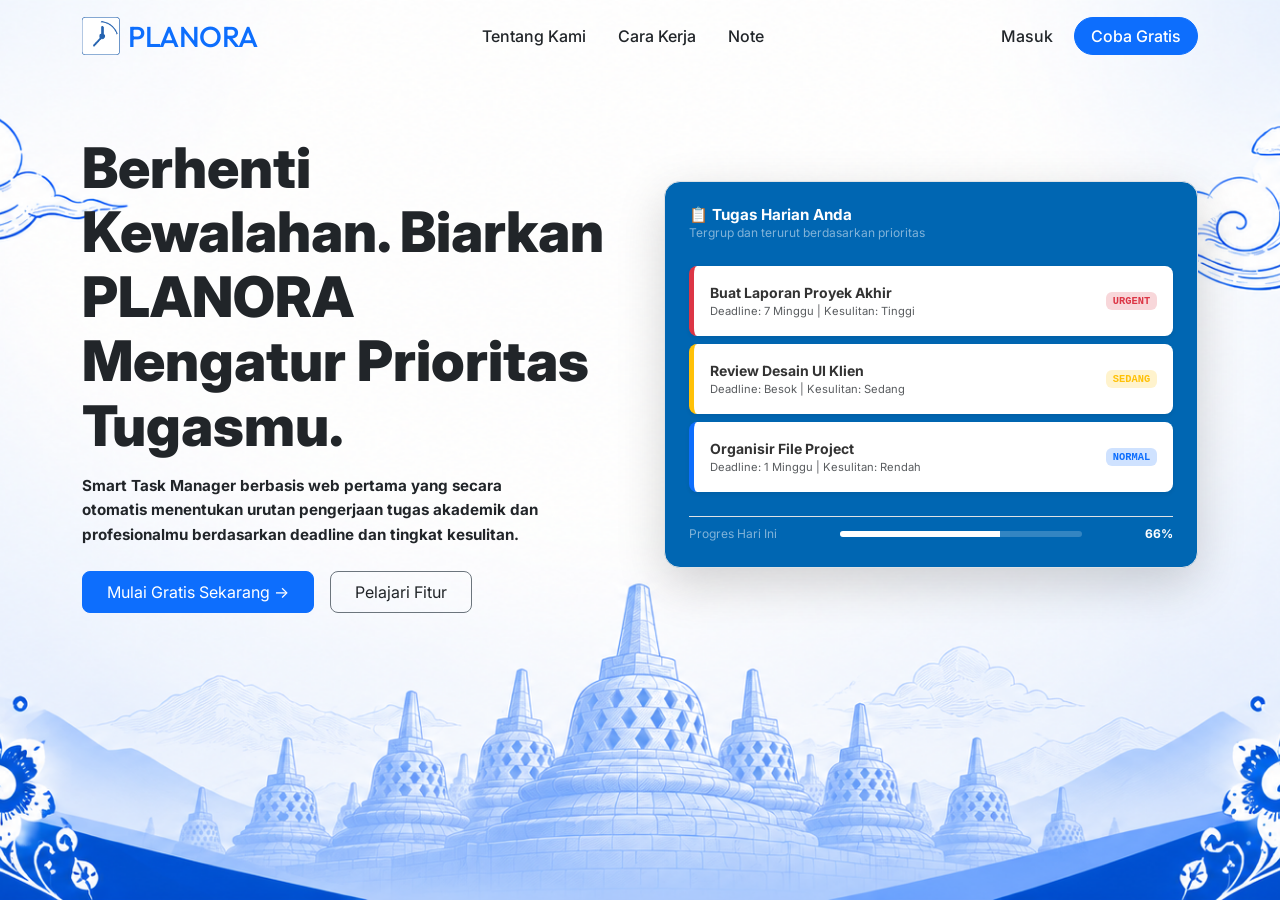
<file: index.html>
<!DOCTYPE html>
<html lang="id">
<head>
    <meta charset="UTF-8">
    <meta name="viewport" content="width=device-width, initial-scale=1.0">
    <title>Planora - Smart Task Manager</title>
    <link href="https://cdn.jsdelivr.net/npm/bootstrap@5.3.0/dist/css/bootstrap.min.css" rel="stylesheet">
    <link rel="preconnect" href="https://fonts.googleapis.com">
    <link rel="preconnect" href="https://fonts.gstatic.com" crossorigin>
    <link href="https://fonts.googleapis.com/css2?family=Inter:wght@400;500;600;700&family=Outfit:wght@800;900&display=swap" rel="stylesheet">

    <style>
        body {
            font-family: 'Inter', sans-serif;
            background-image: url('bg1.png');
            background-size: cover;
            background-position: center;
            background-repeat: no-repeat;
            background-attachment: fixed;
            min-height: 100vh;
            margin: 0;
        }

        /* Font khusus untuk nama Brand/Logo PLANORA */
        .brand-font {
            font-family: 'Outfit', sans-serif;
            letter-spacing: -0.5px;
        }

        /* Penyesuaian mockup tugas di sisi kanan */
        .preview-card {
            background-color: #0066b2;
            color: white;
            border-radius: 16px;
        }
        .task-item {
            background-color: white;
            color: #333;
            border-radius: 8px;
            border-left: 5px solid;
        }
        .task-urgent { border-left-color: #dc3545; }
        .task-sedang { border-left-color: #ffc107; }
        .task-normal { border-left-color: #0d6efd; }
    </style>
</head>
<body>

    <nav class="navbar navbar-expand-lg navbar-light py-3">
        <div class="container">
            <div class="d-flex align-items-center text-primary gap-2">
                <img src="Lg.png" alt="Logo Planora" style="height: 38px; width: auto; object-fit: contain;">
                <h1 class="brand-font fw-black tracking-tight m-0" style="font-size: 1.8rem;">PLANORA</h1>
            </div>
            
            <div class="collapse navbar-collapse justify-content-center" id="navbarNav">
                <ul class="navbar-nav gap-3">
                    <li class="nav-item">
                        <a class="nav-link small fw-medium text-dark" href="tk.html">Tentang Kami</a>
                    </li>
                    <li class="nav-item"><a class="nav-link small fw-medium text-dark" href="#">Cara Kerja</a></li>
                    <li class="nav-item">
                        <a class="nav-link small fw-medium text-dark" href="note.html">Note</a>
                    </li>
                </ul>
            </div>

            <div class="d-flex align-items-center gap-2">
                <button class="btn btn-link text-decoration-none text-dark small fw-medium" data-bs-toggle="modal" data-bs-target="#loginModal">Masuk</button>
                <button class="btn btn-primary small fw-medium px-3 rounded-pill" data-bs-toggle="modal" data-bs-target="#registerModal">Coba Gratis</button>
            </div>
        </div>
    </nav>

    <header class="container py-5 mt-3">
        <div class="row align-items-center g-5">
            
            <div class="col-lg-6">
                <h1 class="display-4 text-dark mb-3" style="font-weight: 850; line-height: 1.15;">
                    Berhenti Kewalahan. Biarkan PLANORA Mengatur Prioritas Tugasmu.
                </h1>
                <p class="text-dark fw-bold mb-4 pe-lg-5" style="font-size: 0.95rem; line-height: 1.6;">
                    Smart Task Manager berbasis web pertama yang secara otomatis menentukan urutan pengerjaan tugas akademik dan profesionalmu berdasarkan deadline dan tingkat kesulitan.
                </p>
                <div class="d-flex gap-3">
                    <button class="btn btn-primary btn-lg px-4 fs-6 rounded-3" data-bs-toggle="modal" data-bs-target="#registerModal">
                        Mulai Gratis Sekarang &rarr;
                    </button>
                    <button class="btn btn-outline-secondary btn-lg px-4 fs-6 rounded-3 text-dark">
                        Pelajari Fitur
                    </button>
                </div>
            </div>

            <div class="col-lg-6">
                <div class="preview-card p-4 shadow-lg border border-light/10">
                    <div class="mb-4">
                        <h5 class="fw-bold m-0 d-flex align-items-center gap-2" style="font-size: 0.95rem;">
                            📋 Tugas Harian Anda
                        </h5>
                        <p class="m-0 text-white-50" style="font-size: 0.75rem;">Tergrup dan terurut berdasarkan prioritas</p>
                    </div>

                    <div class="task-item task-urgent p-3 mb-2 d-flex justify-content-between align-items-center shadow-sm">
                        <div>
                            <div class="fw-bold small">Buat Laporan Proyek Akhir</div>
                            <div class="text-muted" style="font-size: 0.7rem;">Deadline: 7 Minggu | Kesulitan: Tinggi</div>
                        </div>
                        <span class="badge bg-danger-subtle text-danger font-monospace" style="font-size: 0.65rem;">URGENT</span>
                    </div>

                    <div class="task-item task-sedang p-3 mb-2 d-flex justify-content-between align-items-center shadow-sm">
                        <div>
                            <div class="fw-bold small">Review Desain UI Klien</div>
                            <div class="text-muted" style="font-size: 0.7rem;">Deadline: Besok | Kesulitan: Sedang</div>
                        </div>
                        <span class="badge bg-warning-subtle text-warning font-monospace" style="font-size: 0.65rem;">SEDANG</span>
                    </div>

                    <div class="task-item task-normal p-3 mb-4 d-flex justify-content-between align-items-center shadow-sm">
                        <div>
                            <div class="fw-bold small">Organisir File Project</div>
                            <div class="text-muted" style="font-size: 0.7rem;">Deadline: 1 Minggu | Kesulitan: Rendah</div>
                        </div>
                        <span class="badge bg-primary-subtle text-primary font-monospace" style="font-size: 0.65rem;">NORMAL</span>
                    </div>

                    <div class="pt-2 border-top border-white/10 d-flex justify-content-between align-items-center" style="font-size: 0.75rem;">
                        <span class="text-white-50">Progres Hari Ini</span>
                        <div class="w-50 mx-2">
                            <div class="progress" style="height: 6px; background-color: rgba(255,255,255,0.2);">
                                <div class="progress-bar bg-white" style="width: 66%"></div>
                            </div>
                        </div>
                        <span class="fw-bold">66%</span>
                    </div>
                </div>
            </div>

        </div>
    </header>

    <div class="modal fade" id="loginModal" tabindex="-1" aria-hidden="true">
        <div class="modal-dialog modal-dialog-centered" style="max-width: 400px;">
            <div class="modal-content border-0 shadow p-4">
                <div class="modal-header border-0 p-0 justify-content-center flex-column text-center mb-4">
                    <h2 class="brand-font fw-black text-primary m-0">PLANORA</h2>
                    <p class="text-muted small m-0 mt-1">Masuk ke akun Planora Anda</p>
                    <button type="button" class="btn-close position-absolute top-0 end-0 m-3" data-bs-dismiss="modal"></button>
                </div>
                <div class="modal-body p-0">
                    <form onsubmit="prosesLogin(event)">
                        <div class="mb-3">
                            <label class="form-label small fw-bold">Alamat Email</label>
                            <input type="email" id="login-email" class="form-control" placeholder="planora@email.com" required>
                        </div>
                        <div class="mb-3">
                            <label class="form-label small fw-bold">Kata Sandi</label>
                            <input type="password" id="login-password" class="form-control" placeholder="******" required>
                        </div>
                        <div id="login-error" class="alert alert-danger small py-2 d-none"></div>
                        <button type="submit" class="btn btn-primary w-100 fw-bold py-2 mb-3">Masuk</button>
                    </form>
                    <div class="text-center mt-3">
                        <span class="small text-muted">Belum punya akun? <a href="#" class="text-decoration-none" data-bs-toggle="modal" data-bs-target="#registerModal">Daftar</a></span>
                    </div>
                </div>
            </div>
        </div>
    </div>

    <div class="modal fade" id="registerModal" tabindex="-1" aria-hidden="true">
        <div class="modal-dialog modal-dialog-centered" style="max-width: 400px;">
            <div class="modal-content border-0 shadow p-4">
                <div class="modal-header border-0 p-0 justify-content-center flex-column text-center mb-4">
                    <h2 class="brand-font fw-black text-primary m-0">PLANORA</h2>
                    <p class="text-muted small m-0 mt-1">Buat akun gratis kamu sekarang</p>
                    <button type="button" class="btn-close position-absolute top-0 end-0 m-3" data-bs-dismiss="modal"></button>
                </div>
                <div class="modal-body p-0">
                    <form onsubmit="prosesRegister(event)">
                        <div class="mb-3">
                            <label class="form-label small fw-bold">Nama Lengkap</label>
                            <input type="text" id="reg-nama" class="form-control" placeholder="Nama Lengkap" required>
                        </div>
                        <div class="mb-3">
                            <label class="form-label small fw-bold">Alamat Email</label>
                            <input type="email" id="reg-email" class="form-control" placeholder="planoa@email.com" required>
                        </div>
                        <div class="mb-3">
                            <label class="form-label small fw-bold">Kata Sandi</label>
                            <input type="password" id="reg-password" class="form-control" placeholder="******" required>
                            <div class="form-text text-muted" style="font-size: 11px;">Minimal 8 karakter, 1 angka, dan 1 huruf besar.</div>
                        </div>
                        <div class="mb-3">
                            <label class="form-label small fw-bold">Konfirmasi Kata Sandi</label>
                            <input type="password" id="reg-confirm-password" class="form-control" placeholder="******" required>
                        </div>
                        <div id="reg-error" class="alert alert-danger small py-2 d-none"></div>
                        <button type="submit" class="btn btn-primary w-100 fw-bold py-2 mb-3">Daftar Sekarang</button>
                    </form>
                    <div class="text-center mt-3">
                        <span class="small text-muted">Sudah punya akun? <a href="#" class="text-decoration-none" data-bs-toggle="modal" data-bs-target="#loginModal">Login</a></span>
                    </div>
                </div>
            </div>
        </div>
    </div>

    <script src="https://cdn.jsdelivr.net/npm/bootstrap@5.3.0/dist/js/bootstrap.bundle.min.js"></script>

    <script>
        const passwordRegex = /^(?=.*[A-Z])(?=.*\d).{8,}$/;

        function prosesRegister(e) {
            e.preventDefault();
            const nama = document.getElementById('reg-nama').value.trim();
            const email = document.getElementById('reg-email').value.trim();
            const password = document.getElementById('reg-password').value;
            const confirmPassword = document.getElementById('reg-confirm-password').value;
            const errorDiv = document.getElementById('reg-error');

            errorDiv.classList.add('d-none');

            if (!passwordRegex.test(password)) {
                errorDiv.innerText = "Sandi wajib minimal 8 karakter, 1 angka, dan 1 huruf besar!";
                errorDiv.classList.remove('d-none');
                return false;
            }

            if (password !== confirmPassword) {
                errorDiv.innerText = "Konfirmasi kata sandi tidak cocok!";
                errorDiv.classList.remove('d-none');
                return false;
            }

            const userBaru = { nama, email, password, telegram: "" };
            localStorage.setItem('planoraUser', JSON.stringify(userBaru));
            
            alert('Pendaftaran Berhasil! Mengalihkan ke Workspace...');
            window.location.href = 'dashboard.html';
        }

        function prosesLogin(e) {
            e.preventDefault();
            const emailInput = document.getElementById('login-email').value.trim();
            const passwordInput = document.getElementById('login-password').value;
            const errorDiv = document.getElementById('login-error');

            errorDiv.classList.add('d-none');
            const dataLokal = localStorage.getItem('planoraUser');

            if (!dataLokal) {
                errorDiv.innerText = "Akun tidak ditemukan. Silakan mendaftar terlebih dahulu.";
                errorDiv.classList.remove('d-none');
                return false;
            }

            const userTerdaftar = JSON.parse(dataLokal);

            if (emailInput === userTerdaftar.email && passwordInput === userTerdaftar.password) {
                window.location.href = 'dashboard.html';
            } else {
                errorDiv.innerText = "Email atau Kata Sandi salah / tidak sesuai kriteria.";
                errorDiv.classList.remove('d-none');
            }
        }
    </script>
</body>
</html>
</file>
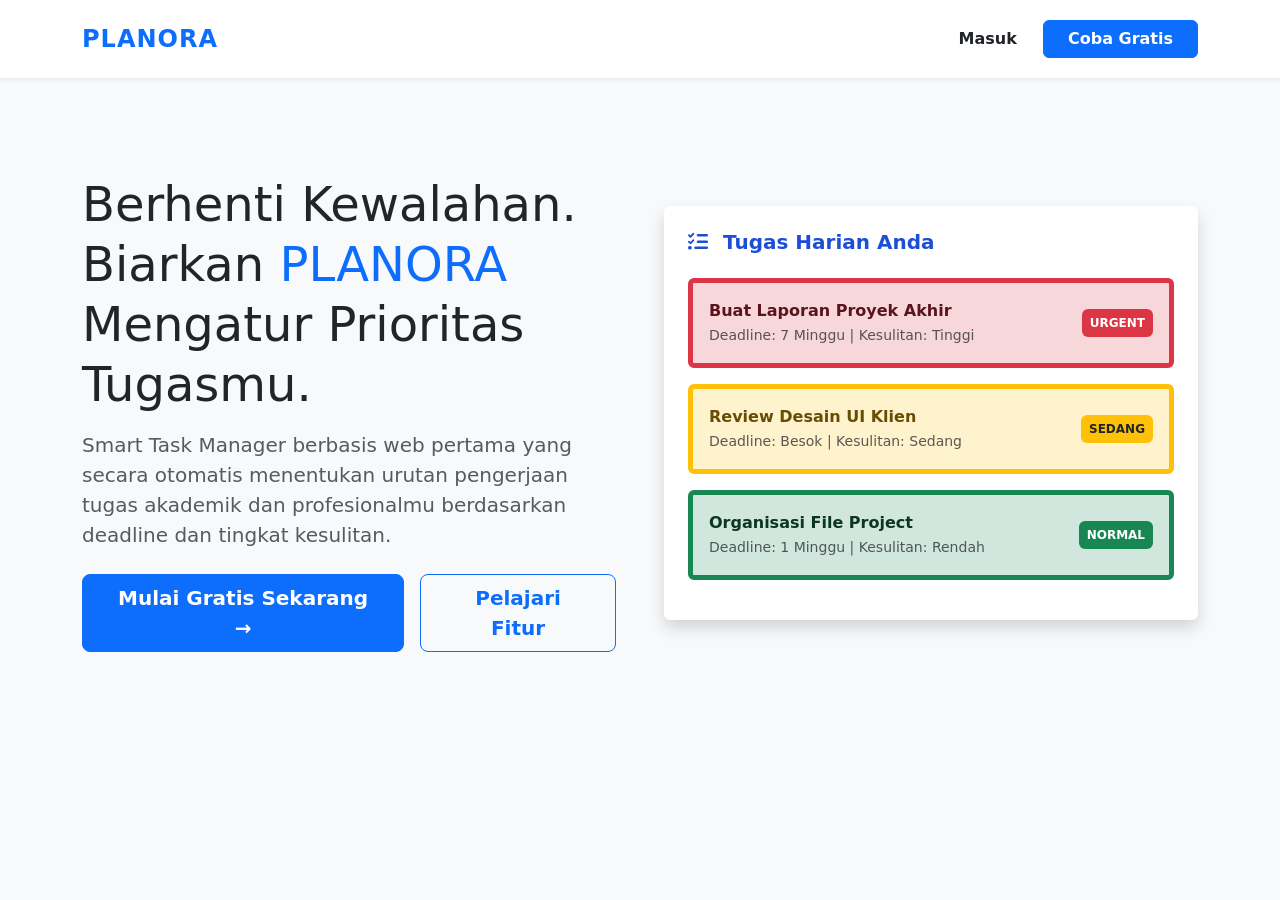
<file: Landing page.html>
<!DOCTYPE html>
<html lang="id">
<head>
    <meta charset="UTF-8">
    <meta name="viewport" content="width=device-width, initial-scale=1.0">
    <title>Planora - Smart Task Manager</title>
    <link href="https://cdn.jsdelivr.net/npm/bootstrap@5.3.0/dist/css/bootstrap.min.css" rel="stylesheet">
    <link rel="stylesheet" href="https://cdnjs.cloudflare.com/ajax/libs/font-awesome/6.4.0/css/all.min.css">
    <style>
        .bg-primary-light { background-color: #eff6ff; }
        .text-primary-dark { color: #1d4ed8; }
    </style>
</head>
<body class="bg-light text-dark">

    <nav class="navbar navbar-expand-lg navbar-white bg-white shadow-sm py-3">
        <div class="container">
            <a class="navbar-brand fw-bold text-primary" href="index.html" style="font-size: 24px; letter-spacing: 1px;">PLANORA</a>
            <div class="ms-auto">
                <a href="login.html" class="btn btn-link text-decoration-none text-dark fw-semibold me-2">Masuk</a>
                <a href="register.html" class="btn btn-primary fw-semibold px-4">Coba Gratis</a>
            </div>
        </div>
    </nav>

    <section class="container my-5 py-5">
        <div class="row align-items-center g-5">
            <div class="col-lg-6">
                <h1 class="display-5 fw-extrabold lh-sm mb-3 text-dark">
                    Berhenti Kewalahan. Biarkan <span class="text-primary">PLANORA</span> Mengatur Prioritas Tugasmu.
                </h1>
                <p class="lead text-muted mb-4">
                    Smart Task Manager berbasis web pertama yang secara otomatis menentukan urutan pengerjaan tugas akademik dan profesionalmu berdasarkan deadline dan tingkat kesulitan.
                </p>
                <div class="d-grid gap-3 d-sm-flex">
                    <a href="register.html" class="btn btn-primary btn-lg px-4 fw-bold">Mulai Gratis Sekarang &rarr;</a>
                    <a href="#" class="btn btn-outline-primary btn-lg px-4 fw-bold">Pelajari Fitur</a>
                </div>
            </div>
            <div class="col-lg-6">
                <div class="card shadow border-0 p-4 bg-white">
                    <h5 class="fw-bold mb-4 text-primary-dark"><i class="fa-solid fa-list-check me-2"></i> Tugas Harian Anda</h5>
                    
                    <div class="alert alert-danger d-flex justify-content-between align-items-center border-start border-5 border-danger" role="alert">
                        <div>
                            <strong class="d-block">Buat Laporan Proyek Akhir</strong>
                            <small class="text-muted">Deadline: 7 Minggu | Kesulitan: Tinggi</small>
                        </div>
                        <span class="badge bg-danger text-uppercase p-2">Urgent</span>
                    </div>

                    <div class="alert alert-warning d-flex justify-content-between align-items-center border-start border-5 border-warning" role="alert">
                        <div>
                            <strong class="d-block">Review Desain UI Klien</strong>
                            <small class="text-muted">Deadline: Besok | Kesulitan: Sedang</small>
                        </div>
                        <span class="badge bg-warning text-dark text-uppercase p-2">Sedang</span>
                    </div>

                    <div class="alert alert-success d-flex justify-content-between align-items-center border-start border-5 border-success" role="alert">
                        <div>
                            <strong class="d-block">Organisasi File Project</strong>
                            <small class="text-muted">Deadline: 1 Minggu | Kesulitan: Rendah</small>
                        </div>
                        <span class="badge bg-success text-uppercase p-2">Normal</span>
                    </div>
                </div>
            </div>
        </div>
    </section>

</body>
</html>
</file>
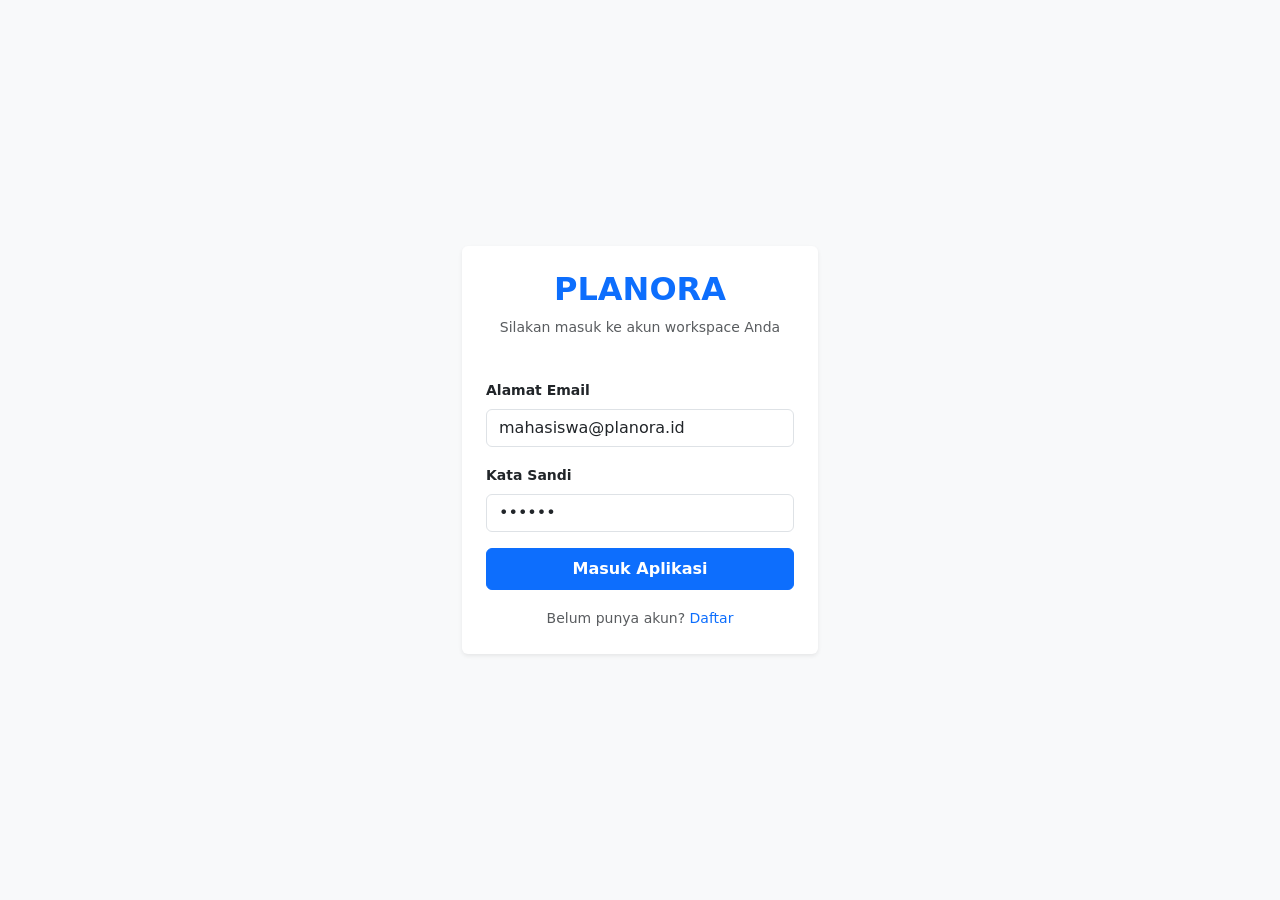
<file: login.html>
<!DOCTYPE html>
<html lang="id">
<head>
    <meta charset="UTF-8">
    <meta name="viewport" content="width=device-width, initial-scale=1.0">
    <title>Masuk - Planora</title>
    <link href="https://cdn.jsdelivr.net/npm/bootstrap@5.3.0/dist/css/bootstrap.min.css" rel="stylesheet">
</head>
<body class="bg-light d-flex align-items-center" style="min-height: 100vh;">

    <div class="container">
        <div class="row justify-content-center">
            <div class="col-md-5 col-lg-4">
                <div class="card shadow-sm border-0 p-4 bg-white">
                    <div class="text-center mb-4">
                        <h2 class="fw-bold text-primary">PLANORA</h2>
                        <p class="text-muted small">Silakan masuk ke akun workspace Anda</p>
                    </div>
                    <form onsubmit="prosesLogin(event)">
                        <div class="mb-3">
                            <label class="form-label small fw-bold">Alamat Email</label>
                            <input type="email" id="email" class="form-value form-control" value="mahasiswa@planora.id" required>
                        </div>
                        <div class="mb-3">
                            <label class="form-label small fw-bold">Kata Sandi</label>
                            <input type="password" class="form-control" value="123456" required>
                        </div>
                        <button type="submit" class="btn btn-primary w-100 fw-bold py-2 mb-3">Masuk Aplikasi</button>
                    </form>
                    <div class="text-center">
                        <span class="small text-muted">Belum punya akun? <a href="register.html" class="text-decoration-none">Daftar</a></span>
                    </div>
                </div>
            </div>
        </div>
    </div>

    <script>
        function prosesLogin(e) {
            e.preventDefault();
            // Mengambil email dinamis untuk disimpan sementara
            const emailInput = document.getElementById('email').value;
            let sessionUser = JSON.parse(localStorage.getItem('planoraUser')) || { nama: "Mahasiswa Planora", telegram: "" };
            sessionUser.email = emailInput;
            
            localStorage.setItem('planoraUser', JSON.stringify(sessionUser));
            window.location.href = 'workspace.html'; // Alihkan ke workspace catatan
        }
    </script>
</body>
</html>
</file>
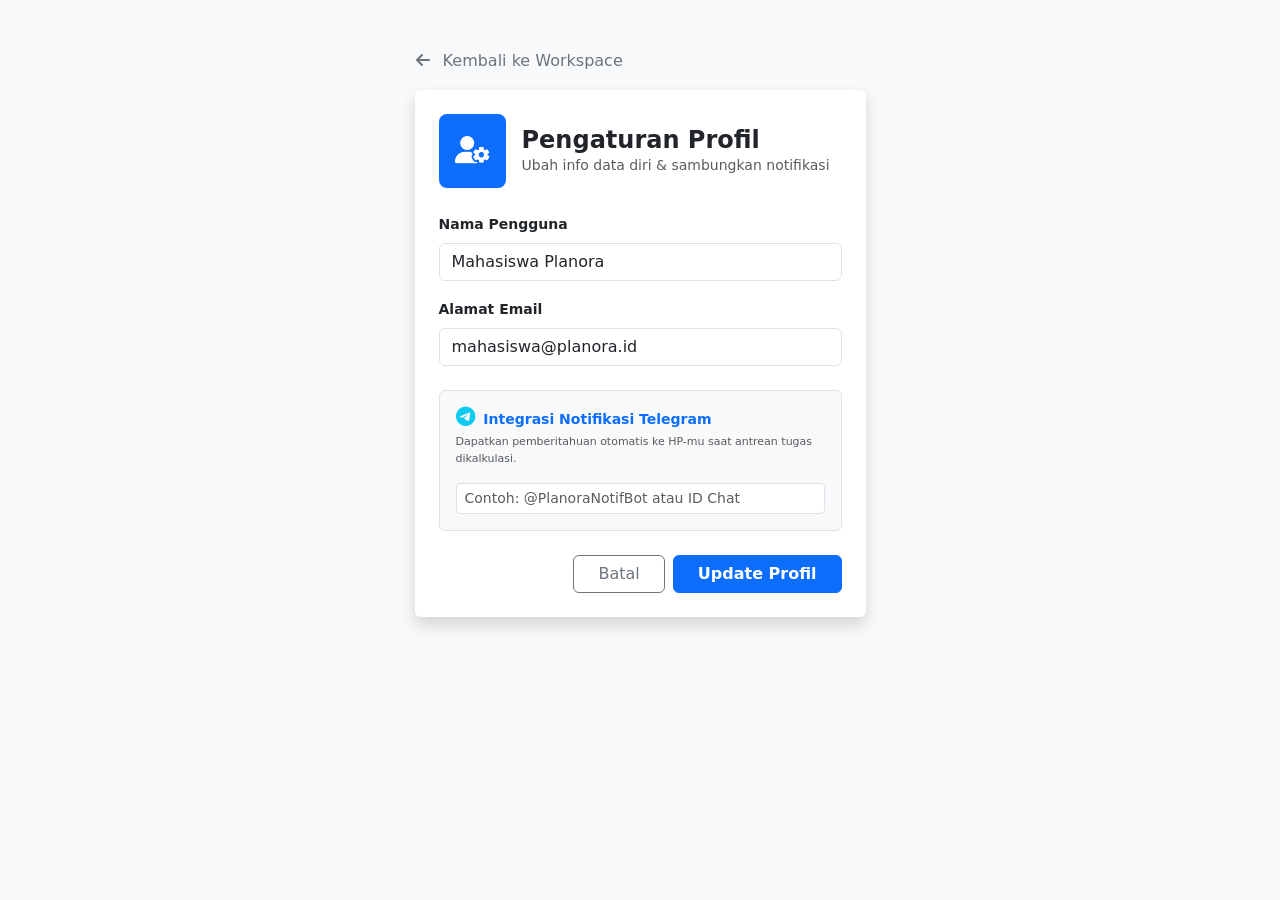
<file: Profil.html>
<!DOCTYPE html>
<html lang="id">
<head>
    <meta charset="UTF-8">
    <meta name="viewport" content="width=device-width, initial-scale=1.0">
    <title>Pengaturan Profil - Planora</title>
    <link href="https://cdn.jsdelivr.net/npm/bootstrap@5.3.0/dist/css/bootstrap.min.css" rel="stylesheet">
    <link rel="stylesheet" href="https://cdnjs.cloudflare.com/ajax/libs/font-awesome/6.4.0/css/all.min.css">
</head>
<body class="bg-light">

    <div class="container my-5">
        <div class="row justify-content-center">
            <div class="col-md-6 col-lg-5">
                
                <a href="workspace.html" class="btn btn-link text-decoration-none text-secondary mb-3 p-0"><i class="fa-solid fa-arrow-left me-2"></i> Kembali ke Workspace</a>
                
                <div class="card shadow border-0 p-4 bg-white">
                    <div class="d-flex align-items-center mb-4">
                        <div class="p-3 bg-primary text-white rounded-3 me-3 fs-3"><i class="fa-solid fa-user-gear"></i></div>
                        <div>
                            <h4 class="fw-bold mb-0 text-dark">Pengaturan Profil</h4>
                            <p class="text-muted small mb-0">Ubah info data diri & sambungkan notifikasi</p>
                        </div>
                    </div>

                    <form onsubmit="updateProfil(event)">
                        <div class="mb-3">
                            <label class="form-label small fw-bold">Nama Pengguna</label>
                            <input type="text" id="p-nama" class="form-control" required>
                        </div>
                        <div class="mb-3">
                            <label class="form-label small fw-bold">Alamat Email</label>
                            <input type="email" id="p-email" class="form-control" required>
                        </div>

                        <div class="card border border-primary-light bg-light p-3 my-4">
                            <label class="form-label small fw-bold text-primary mb-1">
                                <i class="fa-brands fa-telegram fs-5 me-1 text-info"></i> Integrasi Notifikasi Telegram
                            </label>
                            <p class="text-muted mb-3" style="font-size:11px;">Dapatkan pemberitahuan otomatis ke HP-mu saat antrean tugas dikalkulasi.</p>
                            <input type="text" id="p-tele" class="form-control form-control-sm" placeholder="Contoh: @PlanoraNotifBot atau ID Chat">
                        </div>

                        <div class="d-flex gap-2 justify-content-end">
                            <a href="workspace.html" class="btn btn-outline-secondary px-4">Batal</a>
                            <button type="submit" class="btn btn-primary px-4 fw-bold">Update Profil</button>
                        </div>
                    </form>
                </div>

            </div>
        </div>
    </div>

    <script>
        // Ambil data user yang ada saat halaman dimuat
        window.onload = function() {
            const dataUser = JSON.parse(localStorage.getItem('planoraUser')) || { nama: "Mahasiswa Planora", email: "mahasiswa@planora.id", telegram: "" };
            document.getElementById('p-nama').value = dataUser.nama;
            document.getElementById('p-email').value = dataUser.email;
            document.getElementById('p-tele').value = dataUser.telegram || "";
        }

        function updateProfil(e) {
            e.preventDefault();
            const userUpdate = {
                nama: document.getElementById('p-nama').value,
                email: document.getElementById('p-email').value,
                telegram: document.getElementById('p-tele').value
            };

            localStorage.setItem('planoraUser', JSON.stringify(userUpdate));
            alert('Profil Anda berhasil diperbarui!');
            window.location.href = 'workspace.html'; // Kembalikan ke halaman workspace utama setelah berhasil
        }
    </script>
</body>
</html>
</file>
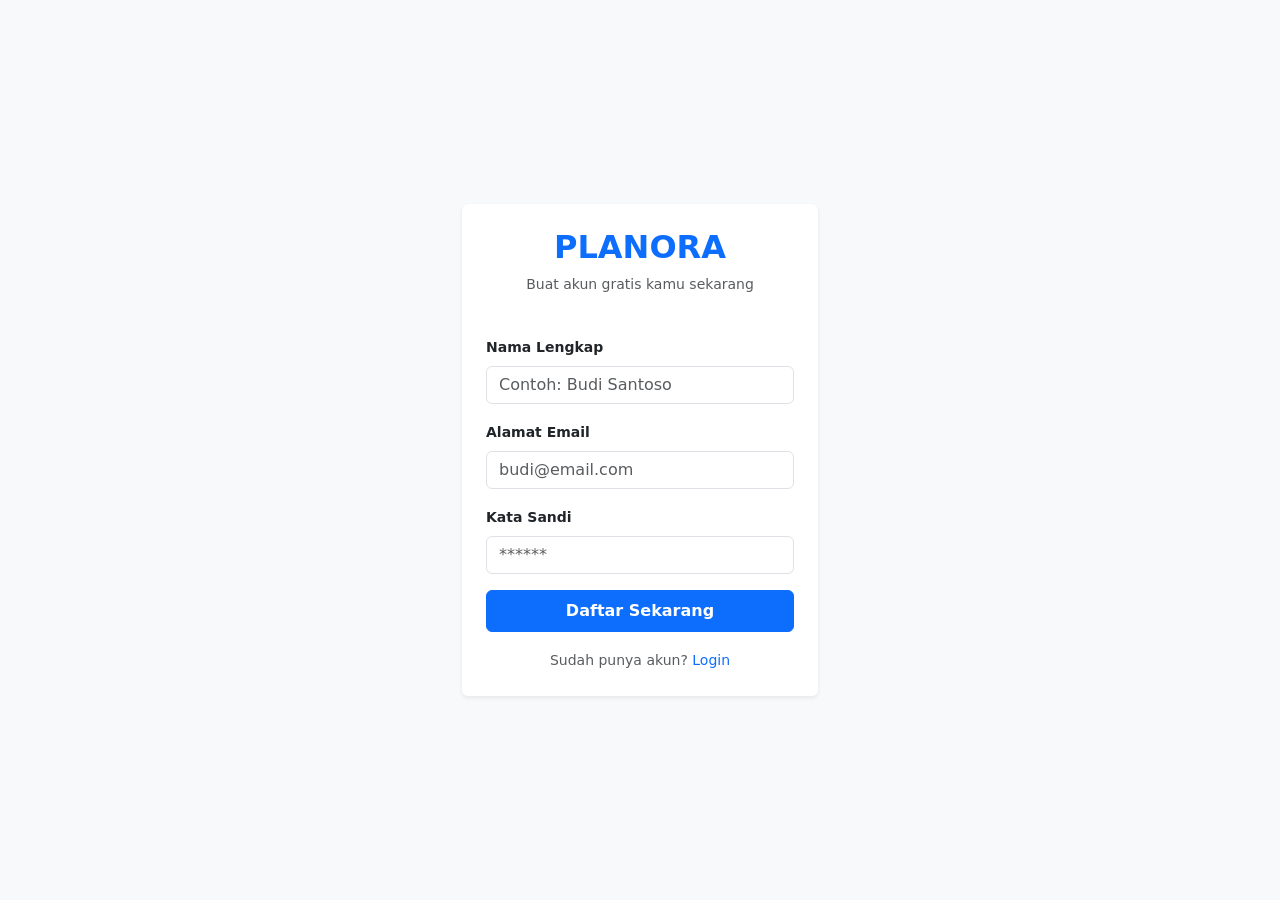
<file: register.html>
<!DOCTYPE html>
<html lang="id">
<head>
    <meta charset="UTF-8">
    <meta name="viewport" content="width=device-width, initial-scale=1.0">
    <title>Daftar Akun - Planora</title>
    <link href="https://cdn.jsdelivr.net/npm/bootstrap@5.3.0/dist/css/bootstrap.min.css" rel="stylesheet">
</head>
<body class="bg-light d-flex align-items-center" style="min-height: 100vh;">

    <div class="container">
        <div class="row justify-content-center">
            <div class="col-md-5 col-lg-4">
                <div class="card shadow-sm border-0 p-4 bg-white">
                    <div class="text-center mb-4">
                        <h2 class="fw-bold text-primary">PLANORA</h2>
                        <p class="text-muted small">Buat akun gratis kamu sekarang</p>
                    </div>
                    <form onsubmit="prosesRegister(event)">
                        <div class="mb-3">
                            <label class="form-label small fw-bold">Nama Lengkap</label>
                            <input type="text" id="reg-nama" class="form-control" placeholder="Contoh: Budi Santoso" required>
                        </div>
                        <div class="mb-3">
                            <label class="form-label small fw-bold">Alamat Email</label>
                            <input type="email" id="reg-email" class="form-control" placeholder="budi@email.com" required>
                        </div>
                        <div class="mb-3">
                            <label class="form-label small fw-bold">Kata Sandi</label>
                            <input type="password" class="form-control" placeholder="******" required>
                        </div>
                        <button type="submit" class="btn btn-primary w-100 fw-bold py-2 mb-3">Daftar Sekarang</button>
                    </form>
                    <div class="text-center">
                        <span class="small text-muted">Sudah punya akun? <a href="login.html" class="text-decoration-none">Login</a></span>
                    </div>
                </div>
            </div>
        </div>
    </div>

    <script>
        function prosesRegister(e) {
            e.preventDefault();
            const userBaru = {
                nama: document.getElementById('reg-nama').value,
                email: document.getElementById('reg-email').value,
                telegram: ""
            };
            localStorage.setItem('planoraUser', JSON.stringify(userBaru));
            alert('Pendaftaran Berhasil! Silakan login.');
            window.location.href = 'login.html';
        }
    </script>
</body>
</html>
</file>
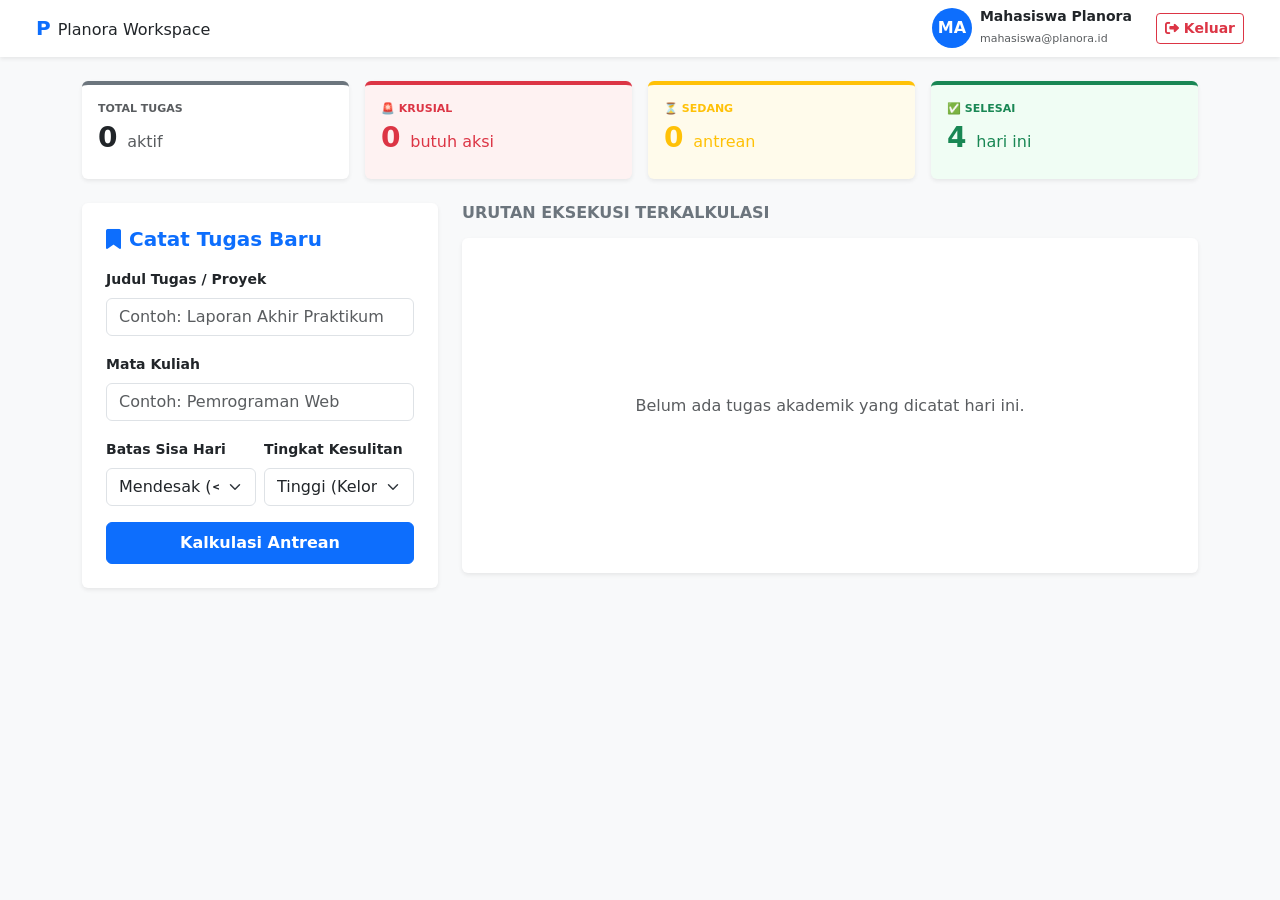
<file: workspace.html>
<!DOCTYPE html>
<html lang="id">
<head>
    <meta charset="UTF-8">
    <meta name="viewport" content="width=device-width, initial-scale=1.0">
    <title>Planora Workspace - Dashboard</title>
    <link href="https://cdn.jsdelivr.net/npm/bootstrap@5.3.0/dist/css/bootstrap.min.css" rel="stylesheet">
    <link rel="stylesheet" href="https://cdnjs.cloudflare.com/ajax/libs/font-awesome/6.4.0/css/all.min.css">
</head>
<body class="bg-light">

    <header class="navbar navbar-white bg-white shadow-sm py-2 px-4 sticky-top">
        <div class="container-fluid d-flex justify-content-between align-items-center">
            <a class="navbar-brand fw-bold text-primary" href="#">P <span class="text-dark fs-6 fw-normal">Planora Workspace</span></a>
            
            <div class="d-flex align-items-center">
                <a href="profil.html" class="d-flex align-items-center text-decoration-none text-dark me-4">
                    <div class="rounded-circle bg-primary text-white d-flex align-items-center justify-content-center fw-bold me-2" id="avatar" style="width:40px; height:40px;">MP</div>
                    <div>
                        <h6 class="mb-0 small fw-bold" id="user-nama">Mahasiswa Planora</h6>
                        <small class="text-muted" style="font-size:11px;" id="user-email">mahasiswa@planora.id</small>
                    </div>
                </a>
                <a href="index.html" class="btn btn-outline-danger btn-sm fw-bold" onclick="localStorage.removeItem('planoraTasks');"><i class="fa-solid fa-sign-out-alt"></i> Keluar</a>
            </div>
        </div>
    </header>

    <main class="container my-4">
        <div class="row g-3 mb-4">
            <div class="col-md-3">
                <div class="card p-3 shadow-sm border-0 border-top border-4 border-secondary bg-white">
                    <small class="text-muted text-uppercase fw-bold" style="font-size:11px;">Total Tugas</small>
                    <h3 class="fw-bold mt-1" id="c-total">0 <span class="fs-6 text-muted fw-normal">aktif</span></h3>
                </div>
            </div>
            <div class="col-md-3">
                <div class="card p-3 shadow-sm border-0 border-top border-4 border-danger" style="background:#fef2f2;">
                    <small class="text-danger text-uppercase fw-bold" style="font-size:11px;">🚨 Krusial</small>
                    <h3 class="fw-bold text-danger mt-1" id="c-krusial">0 <span class="fs-6 text-danger fw-normal">butuh aksi</span></h3>
                </div>
            </div>
            <div class="col-md-3">
                <div class="card p-3 shadow-sm border-0 border-top border-4 border-warning" style="background:#fffbeb;">
                    <small class="text-warning text-uppercase fw-bold" style="font-size:11px;">⏳ Sedang</small>
                    <h3 class="fw-bold text-warning mt-1" id="c-sedang">0 <span class="fs-6 text-warning fw-normal">antrean</span></h3>
                </div>
            </div>
            <div class="col-md-3">
                <div class="card p-3 shadow-sm border-0 border-top border-4 border-success" style="background:#f0fdf4;">
                    <small class="text-success text-uppercase fw-bold" style="font-size:11px;">✅ Selesai</small>
                    <h3 class="fw-bold text-success mt-1" id="c-selesai">4 <span class="fs-6 text-success fw-normal">hari ini</span></h3>
                </div>
            </div>
        </div>

        <div class="row g-4">
            <div class="col-lg-4">
                <div class="card p-4 shadow-sm border-0 bg-white">
                    <h5 class="fw-bold text-primary mb-3"><i class="fa-solid fa-bookmark me-2"></i>Catat Tugas Baru</h5>
                    <form id="frm-tugas" onsubmit="tambahTugas(event)">
                        <div class="mb-3">
                            <label class="form-label small fw-bold">Judul Tugas / Proyek</label>
                            <input type="text" id="t-judul" class="form-control text-muted" placeholder="Contoh: Laporan Akhir Praktikum" required>
                        </div>
                        <div class="mb-3">
                            <label class="form-label small fw-bold">Mata Kuliah</label>
                            <input type="text" id="t-matkul" class="form-control text-muted" placeholder="Contoh: Pemrograman Web" required>
                        </div>
                        <div class="row g-2 mb-3">
                            <div class="col-6">
                                <label class="form-label small fw-bold">Batas Sisa Hari</label>
                                <select id="t-deadline" class="form-select small" required>
                                    <option value="Mendesak">Mendesak (< 2 Hari)</option>
                                    <option value="Sedang">Sedang (3-5 Hari)</option>
                                    <option value="Senggang">Senggang (> 5 Hari)</option>
                                </select>
                            </div>
                            <div class="col-6">
                                <label class="form-label small fw-bold">Tingkat Kesulitan</label>
                                <select id="t-kesulitan" class="form-select small" required>
                                    <option value="Tinggi">Tinggi (Kelompok)</option>
                                    <option value="Sedang">Sedang (Analisis)</option>
                                    <option value="Rendah">Rendah (Kuis)</option>
                                </select>
                            </div>
                        </div>
                        <button type="submit" class="btn btn-primary w-100 fw-bold py-2">Kalkulasi Antrean</button>
                    </form>
                </div>
            </div>

            <div class="col-lg-8">
                <h6 class="fw-bold tracking-wide text-secondary mb-3">URUTAN EKSEKUSI TERKALKULASI</h6>
                <div class="card shadow-sm border-0 p-4 bg-white" style="min-height: 335px;" id="box-antrean">
                    <div class="text-center text-muted my-auto" id="empty-state">
                        Belum ada tugas akademik yang dicatat hari ini.
                    </div>
                </div>
            </div>
        </div>
    </main>

    <script>
        let listTugas = JSON.parse(localStorage.getItem('planoraTasks')) || [];
        let totalSelesai = parseInt(localStorage.getItem('planoraDoneCount')) || 4;

        window.onload = function() {
            // Sinkronisasi data user aktif
            const dataUser = JSON.parse(localStorage.getItem('planoraUser')) || { nama: "Mahasiswa Planora", email: "mahasiswa@planora.id" };
            document.getElementById('user-nama').innerText = dataUser.nama;
            document.getElementById('user-email').innerText = dataUser.email;
            document.getElementById('avatar').innerText = dataUser.nama.substring(0,2).toUpperCase();
            
            renderTugas();
        }

        function tambahTugas(e) {
            e.preventDefault();
            const judul = document.getElementById('t-judul').value;
            const matkul = document.getElementById('t-matkul').value;
            const deadline = document.getElementById('t-deadline').value;
            const kesulitan = document.getElementById('t-kesulitan').value;

            let prioritas = "SEDANG", warna = "warning", bg = "#fffbeb";
            if (deadline === "Mendesak" || (deadline === "Sedang" && kesulitan === "Tinggi")) {
                prioritas = "KRUSIAL"; warna = "danger"; bg = "#fef2f2";
            } else if (deadline === "Senggang" && kesulitan === "Rendah") {
                prioritas = "NORMAL"; warna = "success"; bg = "#f0fdf4";
            }

            const tugas = { id: Date.now(), judul, matkul, deadline, kesulitan, prioritas, warna, bg };
            
            if(prioritas === "KRUSIAL") listTugas.unshift(tugas);
            else listTugas.push(tugas);

            localStorage.setItem('planoraTasks', JSON.stringify(listTugas));
            document.getElementById('frm-tugas').reset();
            renderTugas();
        }

        function selesaikanTugas(id) {
            listTugas = listTugas.filter(t => t.id !== id);
            totalSelesai++;
            localStorage.setItem('planoraTasks', JSON.stringify(listTugas));
            localStorage.setItem('planoraDoneCount', totalSelesai);
            renderTugas();
        }

        function renderTugas() {
            const box = document.getElementById('box-antrean');
            if(listTugas.length === 0) {
                box.innerHTML = `<div class="text-center text-muted my-auto">Belum ada tugas akademik yang dicatat hari ini.</div>`;
                updateCounters(0, 0, 0);
                return;
            }

            box.innerHTML = "";
            listTugas.forEach(t => {
                box.innerHTML += `
                    <div class="alert alert-${t.warna} d-flex justify-content-between align-items-center border-start border-5 border-${t.warna} mb-3">
                        <div>
                            <strong class="d-block">${t.judul} <span class="badge bg-light text-dark ms-2 fw-normal">${t.matkul}</span></strong>
                            <small class="text-muted">Sisa: ${t.deadline} | Kompleksitas: ${t.kesulitan}</small>
                        </div>
                        <div class="d-flex align-items-center gap-3">
                            <span class="badge bg-${t.warna} text-uppercase">${t.prioritas}</span>
                            <button onclick="selesaikanTugas(${t.id})" class="btn text-success border-0 p-0 fs-4" title="Selesai dan Hapus"><i class="fa-solid fa-circle-check"></i></button>
                        </div>
                    </div>`;
            });

            const k = listTugas.filter(t => t.prioritas === "KRUSIAL").length;
            const s = listTugas.filter(t => t.prioritas === "SEDANG").length;
            updateCounters(listTugas.length, k, s);
        }

        function updateCounters(total, krusial, sedang) {
            document.getElementById('c-total').innerHTML = `${total} <span class="fs-6 text-muted fw-normal">aktif</span>`;
            document.getElementById('c-krusial').innerHTML = `${krusial} <span class="fs-6 text-danger fw-normal">butuh aksi</span>`;
            document.getElementById('c-sedang').innerHTML = `${sedang} <span class="fs-6 text-warning fw-normal">antrean</span>`;
            document.getElementById('c-selesai').innerHTML = `${totalSelesai} <span class="fs-6 text-success fw-normal">hari ini</span>`;
        }
    </script>
</body>
</html>
</file>
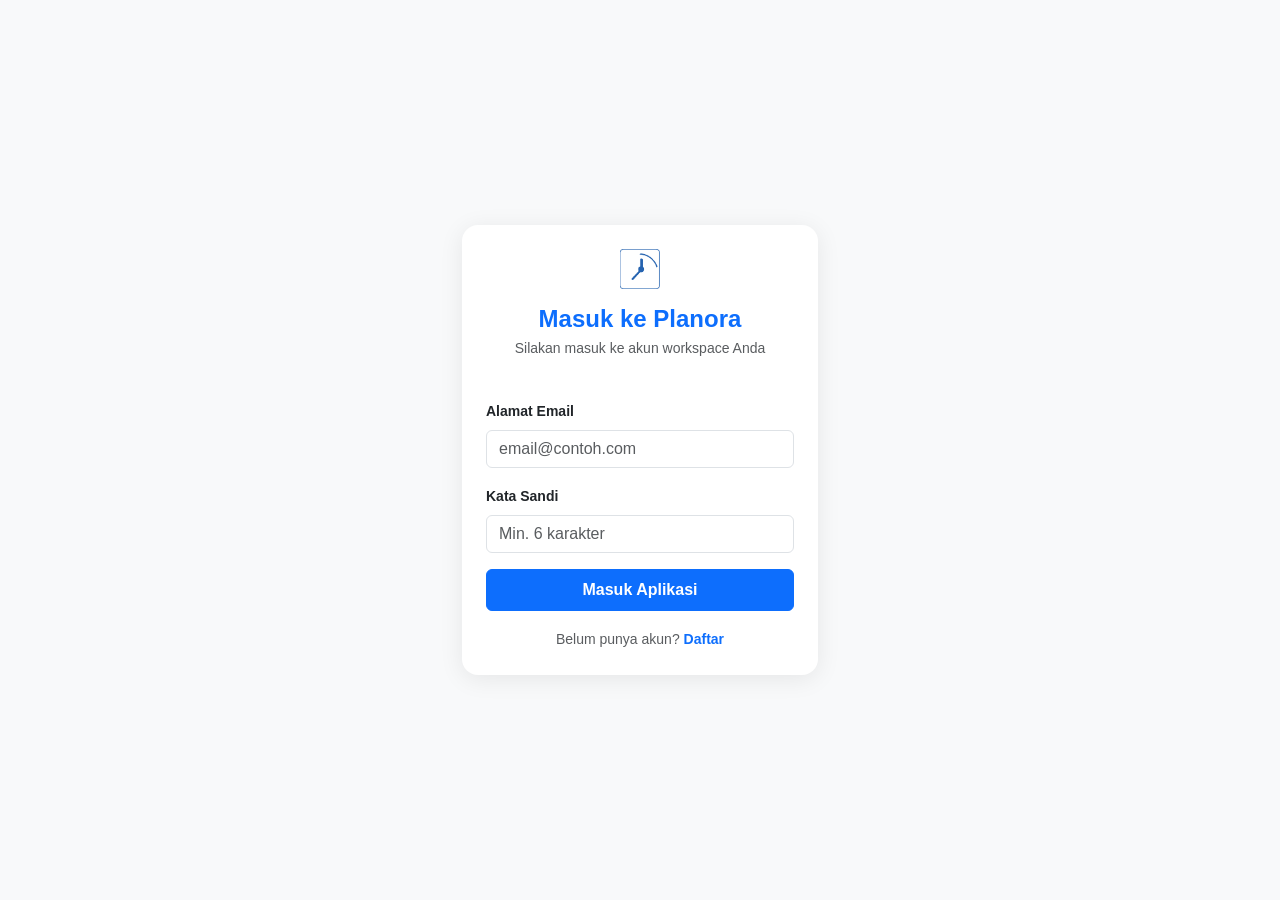
<file: app/login.html>
<!DOCTYPE html>
<html lang="id">
<head>
    <meta charset="UTF-8">
    <meta name="viewport" content="width=device-width, initial-scale=1.0">
    <title>Masuk — Planora</title>
    <link href="https://cdn.jsdelivr.net/npm/bootstrap@5.3.0/dist/css/bootstrap.min.css" rel="stylesheet">
    <link rel="stylesheet" href="../assets/css/style.css">
</head>
<body class="bg-light d-flex align-items-center" style="min-height:100vh;">

<div class="container">
    <div class="row justify-content-center">
        <div class="col-md-5 col-lg-4">
            <div class="card auth-card p-4 bg-white">
                <div class="text-center mb-4">
                    <img src="../assets/img/Lg.png" alt="Planora" height="40" class="mb-3">
                    <h4 class="fw-bold text-primary mb-1">Masuk ke Planora</h4>
                    <p class="text-muted small">Silakan masuk ke akun workspace Anda</p>
                </div>
                <div id="alert-box"></div>
                <form onsubmit="prosesLogin(event)">
                    <div class="mb-3">
                        <label class="form-label small fw-bold">Alamat Email</label>
                        <input type="email" id="email" class="form-control" placeholder="email@contoh.com" required>
                    </div>
                    <div class="mb-3">
                        <label class="form-label small fw-bold">Kata Sandi</label>
                        <input type="password" id="password" class="form-control" placeholder="Min. 6 karakter" required>
                    </div>
                    <button type="submit" id="btn-login" class="btn btn-primary w-100 fw-bold py-2 mb-3">
                        Masuk Aplikasi
                    </button>
                </form>
                <div class="text-center">
                    <span class="small text-muted">Belum punya akun?
                        <a href="register.html" class="text-decoration-none fw-semibold">Daftar</a>
                    </span>
                </div>
            </div>
        </div>
    </div>
</div>

<script src="../assets/js/app.js"></script>
<script>
    async function prosesLogin(e) {
        e.preventDefault();
        const btn = document.getElementById('btn-login');
        btn.disabled = true;
        btn.textContent = 'Memproses...';

        try {
            const data = await apiFetch('auth.php?action=login', {
                method: 'POST',
                body: JSON.stringify({
                    email   : document.getElementById('email').value,
                    password: document.getElementById('password').value
                })
            });

            if (data.status === 'success') {
                Auth.setUser(data.user);
                window.location.href = 'workspace.html';
            } else {
                showAlert('alert-box', data.message);
                btn.disabled = false;
                btn.textContent = 'Masuk Aplikasi';
            }
        } catch (err) {
            showAlert('alert-box', 'Tidak bisa terhubung ke server. Pastikan XAMPP aktif.');
            btn.disabled = false;
            btn.textContent = 'Masuk Aplikasi';
        }
    }
</script>
</body>
</html>
</file>
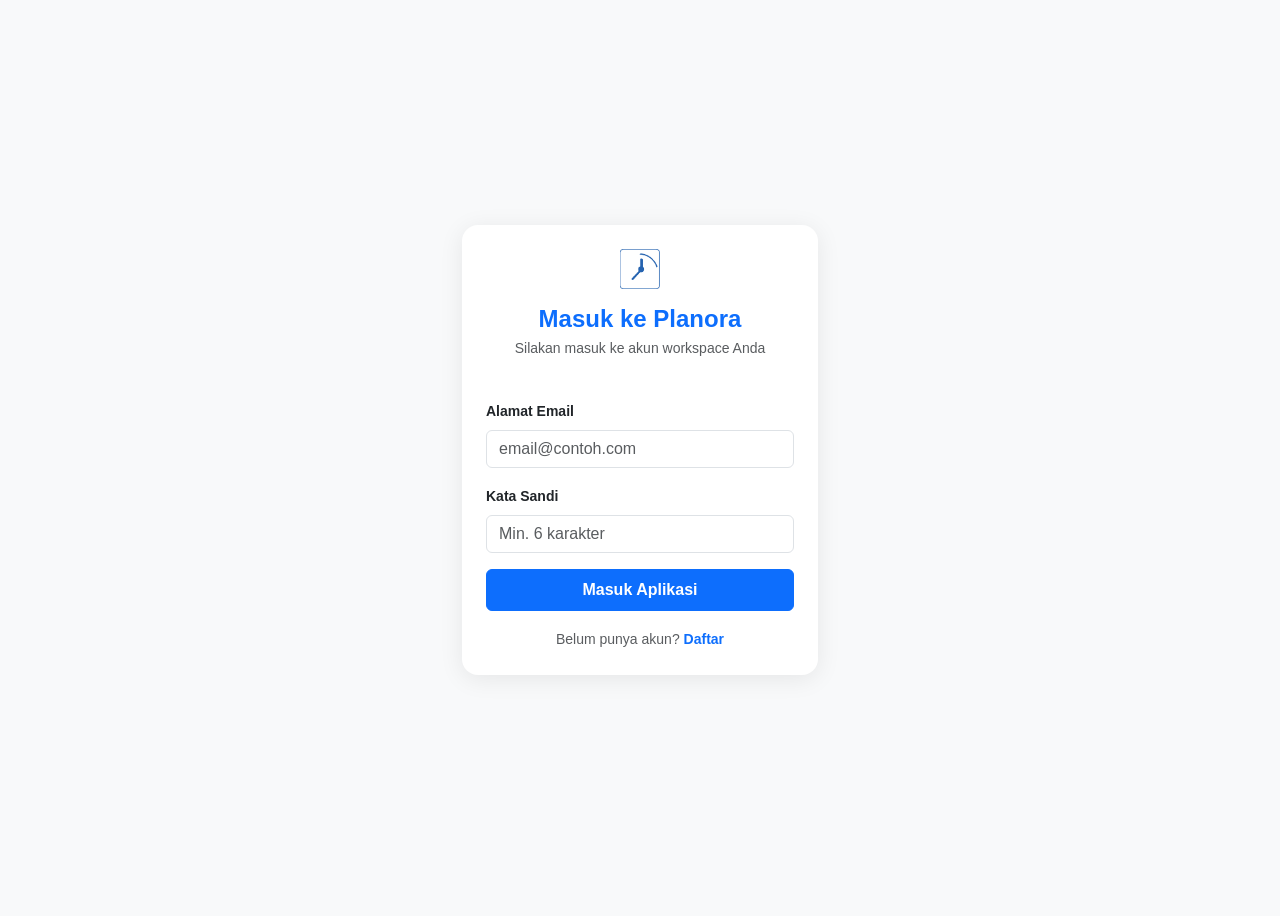
<file: app/profil.html>
<!DOCTYPE html>
<html lang="id">
<head>
    <meta charset="UTF-8">
    <meta name="viewport" content="width=device-width, initial-scale=1.0">
    <title>Pengaturan Profil — Planora</title>
    <link href="https://cdn.jsdelivr.net/npm/bootstrap@5.3.0/dist/css/bootstrap.min.css" rel="stylesheet">
    <link rel="stylesheet" href="https://cdnjs.cloudflare.com/ajax/libs/font-awesome/6.4.0/css/all.min.css">
    <link rel="stylesheet" href="../assets/css/style.css">
</head>
<body class="bg-light">

<div class="container my-5">
    <div class="row justify-content-center">
        <div class="col-md-6 col-lg-5">
            <a href="workspace.html" class="btn btn-link text-decoration-none text-secondary mb-3 p-0">
                <i class="fa-solid fa-arrow-left me-2"></i>Kembali ke Workspace
            </a>
            <div class="card auth-card p-4 bg-white">
                <div class="d-flex align-items-center mb-4">
                    <div class="p-3 bg-primary text-white rounded-3 me-3 fs-3">
                        <i class="fa-solid fa-user-gear"></i>
                    </div>
                    <div>
                        <h4 class="fw-bold mb-0">Pengaturan Profil</h4>
                        <p class="text-muted small mb-0">Ubah info data diri & notifikasi Telegram</p>
                    </div>
                </div>

                <div id="alert-box"></div>

                <form onsubmit="updateProfil(event)">
                    <div class="mb-3">
                        <label class="form-label small fw-bold">Nama Pengguna</label>
                        <input type="text" id="p-nama" class="form-control" required>
                    </div>
                    <div class="mb-3">
                        <label class="form-label small fw-bold">Alamat Email</label>
                        <input type="email" id="p-email" class="form-control" required>
                    </div>
                    <div class="card border border-primary-subtle bg-light p-3 my-3">
                        <label class="form-label small fw-bold text-primary mb-1">
                            <i class="fa-brands fa-telegram fs-5 me-1 text-info"></i>Integrasi Notifikasi Telegram
                        </label>
                        <p class="text-muted mb-2" style="font-size:11px;">
                            Dapatkan pemberitahuan otomatis ke HP-mu saat antrean tugas dikalkulasi.
                        </p>
                        <input type="text" id="p-tele" class="form-control form-control-sm"
                               placeholder="Contoh: @PlanoraNotifBot atau Chat ID">
                    </div>
                    <div class="d-flex gap-2 justify-content-end">
                        <a href="workspace.html" class="btn btn-outline-secondary px-4">Batal</a>
                        <button type="submit" id="btn-update" class="btn btn-primary px-4 fw-bold">
                            Simpan Perubahan
                        </button>
                    </div>
                </form>
            </div>
        </div>
    </div>
</div>

<script src="../assets/js/app.js"></script>
<script>
    let currentUser = null;

    window.onload = function () {
        if (!Auth.requireLogin()) return;
        currentUser = Auth.getUser();

        document.getElementById('p-nama').value  = currentUser.nama;
        document.getElementById('p-email').value = currentUser.email;
        document.getElementById('p-tele').value  = currentUser.telegram_id || '';
    };

    async function updateProfil(e) {
        e.preventDefault();
        const btn = document.getElementById('btn-update');
        btn.disabled = true;
        btn.textContent = 'Menyimpan...';

        try {
            const data = await apiFetch('user.php', {
                method: 'POST',
                body: JSON.stringify({
                    user_id    : currentUser.id,
                    nama       : document.getElementById('p-nama').value,
                    email      : document.getElementById('p-email').value,
                    telegram_id: document.getElementById('p-tele').value
                })
            });

            if (data.status === 'success') {
                Auth.setUser(data.user);
                showAlert('alert-box', 'Profil berhasil diperbarui! Mengalihkan...', 'success');
                setTimeout(() => window.location.href = 'workspace.html', 1200);
            } else {
                showAlert('alert-box', data.message);
                btn.disabled = false;
                btn.textContent = 'Simpan Perubahan';
            }
        } catch (err) {
            showAlert('alert-box', 'Tidak bisa terhubung ke server. Pastikan XAMPP aktif.');
            btn.disabled = false;
            btn.textContent = 'Simpan Perubahan';
        }
    }
</script>
</body>
</html>
</file>
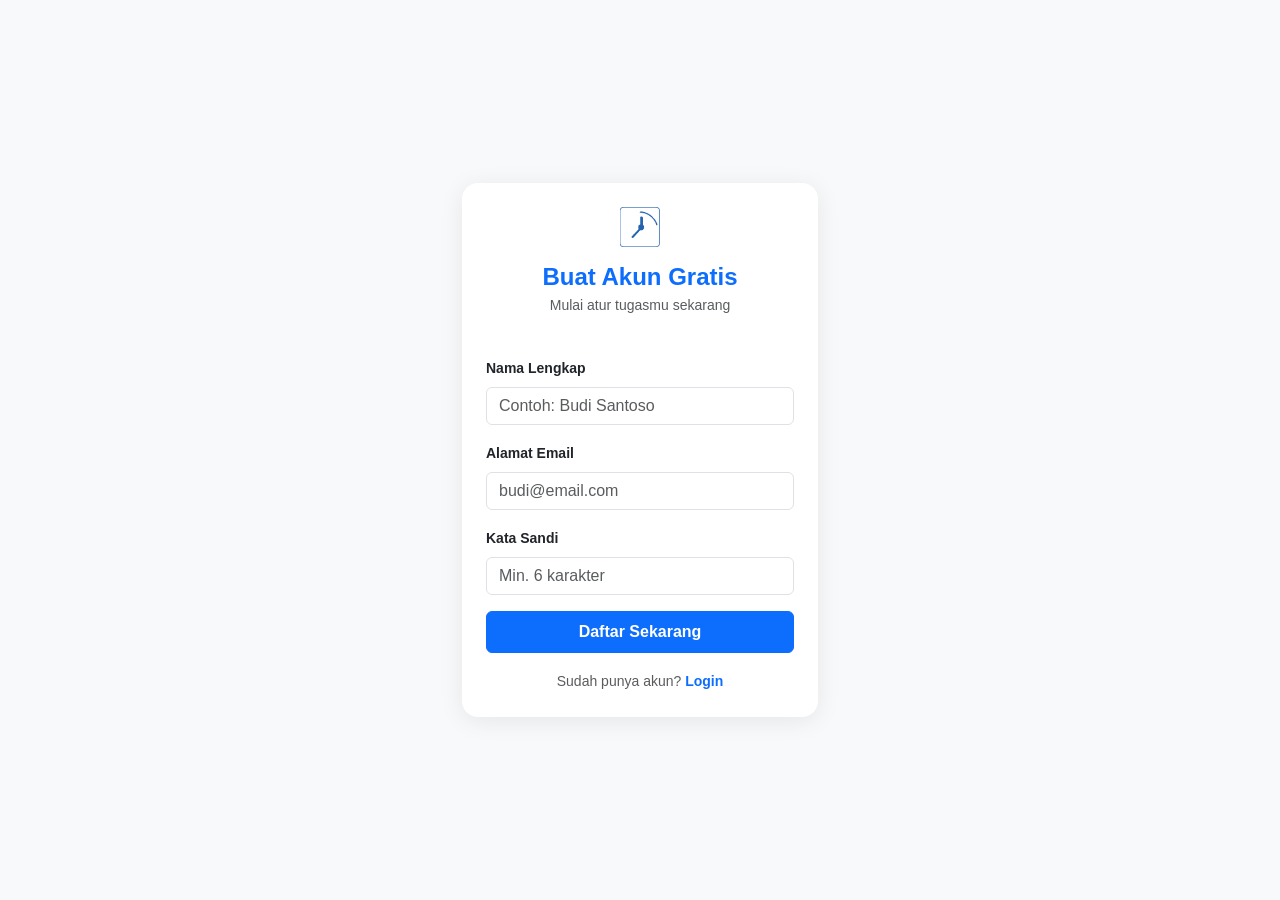
<file: app/register.html>
<!DOCTYPE html>
<html lang="id">
<head>
    <meta charset="UTF-8">
    <meta name="viewport" content="width=device-width, initial-scale=1.0">
    <title>Daftar Akun — Planora</title>
    <link href="https://cdn.jsdelivr.net/npm/bootstrap@5.3.0/dist/css/bootstrap.min.css" rel="stylesheet">
    <link rel="stylesheet" href="../assets/css/style.css">
</head>
<body class="bg-light d-flex align-items-center" style="min-height:100vh;">

<div class="container">
    <div class="row justify-content-center">
        <div class="col-md-5 col-lg-4">
            <div class="card auth-card p-4 bg-white">
                <div class="text-center mb-4">
                    <img src="../assets/img/Lg.png" alt="Planora" height="40" class="mb-3">
                    <h4 class="fw-bold text-primary mb-1">Buat Akun Gratis</h4>
                    <p class="text-muted small">Mulai atur tugasmu sekarang</p>
                </div>
                <div id="alert-box"></div>
                <form onsubmit="prosesRegister(event)">
                    <div class="mb-3">
                        <label class="form-label small fw-bold">Nama Lengkap</label>
                        <input type="text" id="reg-nama" class="form-control" placeholder="Contoh: Budi Santoso" required>
                    </div>
                    <div class="mb-3">
                        <label class="form-label small fw-bold">Alamat Email</label>
                        <input type="email" id="reg-email" class="form-control" placeholder="budi@email.com" required>
                    </div>
                    <div class="mb-3">
                        <label class="form-label small fw-bold">Kata Sandi</label>
                        <input type="password" id="reg-password" class="form-control" placeholder="Min. 6 karakter" required>
                    </div>
                    <button type="submit" id="btn-daftar" class="btn btn-primary w-100 fw-bold py-2 mb-3">
                        Daftar Sekarang
                    </button>
                </form>
                <div class="text-center">
                    <span class="small text-muted">Sudah punya akun?
                        <a href="login.html" class="text-decoration-none fw-semibold">Login</a>
                    </span>
                </div>
            </div>
        </div>
    </div>
</div>

<script src="../assets/js/app.js"></script>
<script>
    async function prosesRegister(e) {
        e.preventDefault();
        const btn = document.getElementById('btn-daftar');
        btn.disabled = true;
        btn.textContent = 'Mendaftarkan...';

        const password = document.getElementById('reg-password').value;
        if (password.length < 6) {
            showAlert('alert-box', 'Password minimal 6 karakter.');
            btn.disabled = false;
            btn.textContent = 'Daftar Sekarang';
            return;
        }

        try {
            const data = await apiFetch('auth.php?action=register', {
                method: 'POST',
                body: JSON.stringify({
                    nama    : document.getElementById('reg-nama').value,
                    email   : document.getElementById('reg-email').value,
                    password: password
                })
            });

            if (data.status === 'success') {
                showAlert('alert-box', data.message + ' Mengalihkan ke login...', 'success');
                setTimeout(() => window.location.href = 'login.html', 1500);
            } else {
                showAlert('alert-box', data.message);
                btn.disabled = false;
                btn.textContent = 'Daftar Sekarang';
            }
        } catch (err) {
            showAlert('alert-box', 'Tidak bisa terhubung ke server. Pastikan XAMPP aktif.');
            btn.disabled = false;
            btn.textContent = 'Daftar Sekarang';
        }
    }
</script>
</body>
</html>
</file>
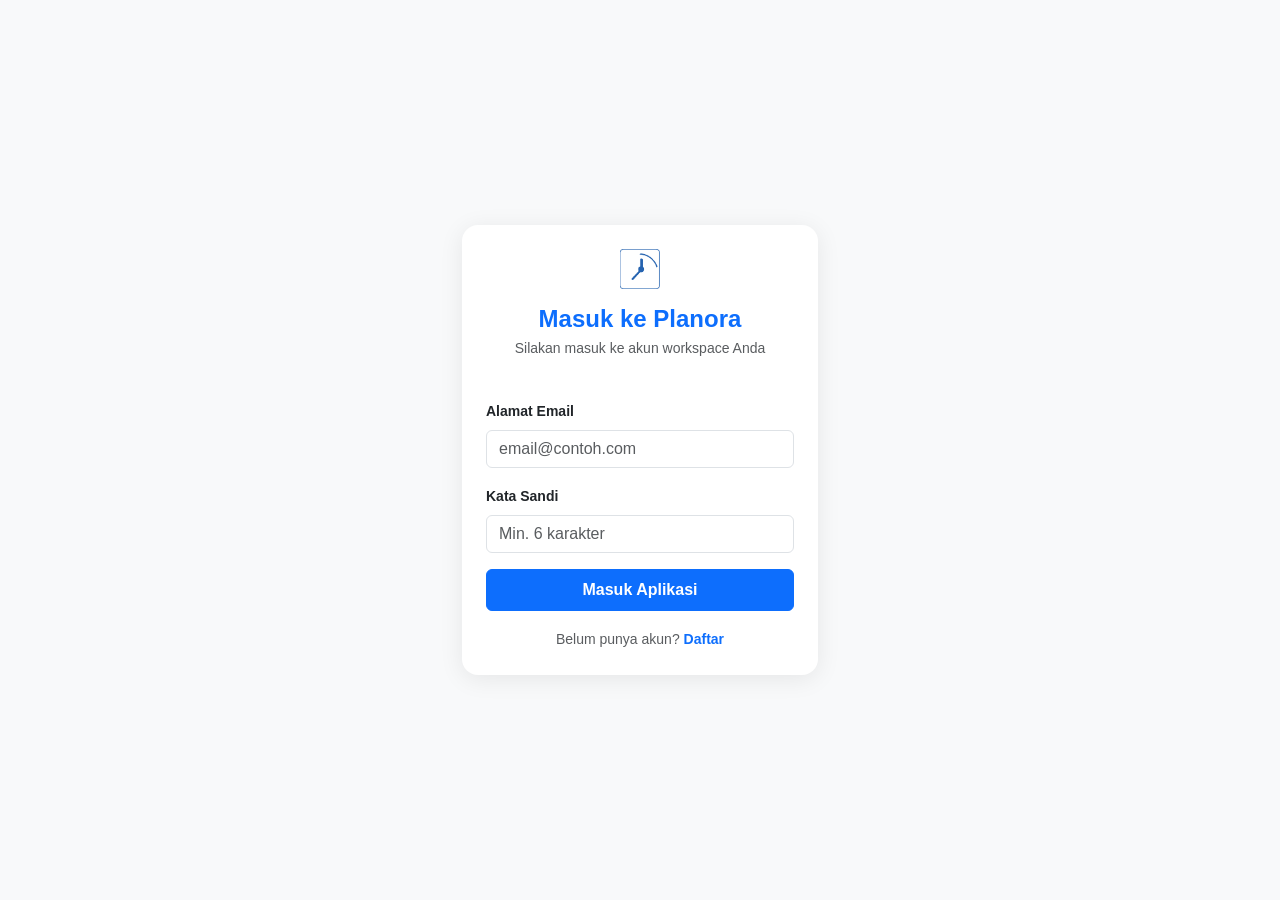
<file: app/workspace.html>
<!DOCTYPE html>
<html lang="id">
<head>
    <meta charset="UTF-8">
    <meta name="viewport" content="width=device-width, initial-scale=1.0">
    <title>Workspace — Planora</title>
    <link href="https://cdn.jsdelivr.net/npm/bootstrap@5.3.0/dist/css/bootstrap.min.css" rel="stylesheet">
    <link rel="stylesheet" href="https://cdnjs.cloudflare.com/ajax/libs/font-awesome/6.4.0/css/all.min.css">
    <link rel="stylesheet" href="../assets/css/style.css">
</head>
<body class="bg-light">

<!-- Navbar -->
<header class="navbar-planora py-2 px-4 sticky-top">
    <div class="container-fluid d-flex justify-content-between align-items-center">
        <div class="d-flex align-items-center gap-2">
            <img src="../assets/img/Lg.png" alt="Planora" height="32">
            <span class="fw-bold text-primary fs-5">Planora</span>
            <span class="badge bg-primary-subtle text-primary fw-semibold ms-1">Workspace</span>
        </div>
        <div class="d-flex align-items-center gap-3">
            <a href="profil.html" class="d-flex align-items-center text-decoration-none text-dark">
                <div class="avatar-circle bg-primary text-white me-2" id="avatar">MP</div>
                <div class="d-none d-sm-block">
                    <p class="mb-0 small fw-bold" id="user-nama">Mahasiswa Planora</p>
                    <small class="text-muted" id="user-email">mahasiswa@planora.id</small>
                </div>
            </a>
            <button onclick="Auth.logout()" class="btn btn-outline-danger btn-sm fw-bold">
                <i class="fa-solid fa-sign-out-alt me-1"></i>Keluar
            </button>
        </div>
    </div>
</header>

<main class="container my-4">
    <!-- Statistik -->
    <div class="row g-3 mb-4">
        <div class="col-6 col-md-3">
            <div class="card stat-card p-3 shadow-sm border-top border-4 border-secondary bg-white">
                <small class="text-muted text-uppercase fw-bold" style="font-size:11px;">Total Tugas</small>
                <h3 class="fw-bold mt-1" id="c-total">0 <span class="fs-6 text-muted fw-normal">aktif</span></h3>
            </div>
        </div>
        <div class="col-6 col-md-3">
            <div class="card stat-card p-3 shadow-sm border-top border-4 border-danger" style="background:#fef2f2;">
                <small class="text-danger text-uppercase fw-bold" style="font-size:11px;">🚨 Krusial</small>
                <h3 class="fw-bold text-danger mt-1" id="c-krusial">0 <span class="fs-6 fw-normal">butuh aksi</span></h3>
            </div>
        </div>
        <div class="col-6 col-md-3">
            <div class="card stat-card p-3 shadow-sm border-top border-4 border-warning" style="background:#fffbeb;">
                <small class="text-warning text-uppercase fw-bold" style="font-size:11px;">⏳ Sedang</small>
                <h3 class="fw-bold text-warning mt-1" id="c-sedang">0 <span class="fs-6 fw-normal">antrean</span></h3>
            </div>
        </div>
        <div class="col-6 col-md-3">
            <div class="card stat-card p-3 shadow-sm border-top border-4 border-success" style="background:#f0fdf4;">
                <small class="text-success text-uppercase fw-bold" style="font-size:11px;">✅ Selesai</small>
                <h3 class="fw-bold text-success mt-1" id="c-selesai">0 <span class="fs-6 fw-normal">total</span></h3>
            </div>
        </div>
    </div>

    <div class="row g-4">
        <!-- Form Tambah -->
        <div class="col-lg-4">
            <div class="card p-4 shadow-sm border-0 bg-white">
                <h5 class="fw-bold text-primary mb-3">
                    <i class="fa-solid fa-bookmark me-2"></i>Catat Tugas Baru
                </h5>
                <form id="frm-tugas" onsubmit="tambahTugas(event)">
                    <div class="mb-3">
                        <label class="form-label small fw-bold">Judul Tugas / Proyek</label>
                        <input type="text" id="t-judul" class="form-control"
                               placeholder="Contoh: Laporan Akhir Praktikum" required>
                    </div>
                    <div class="mb-3">
                        <label class="form-label small fw-bold">Mata Kuliah</label>
                        <input type="text" id="t-matkul" class="form-control"
                               placeholder="Contoh: Pemrograman Web" required>
                    </div>
                    <div class="row g-2 mb-3">
                        <div class="col-6">
                            <label class="form-label small fw-bold">Sisa Hari</label>
                            <select id="t-deadline" class="form-select form-select-sm" required>
                                <option value="Mendesak">Mendesak (&lt; 2 Hari)</option>
                                <option value="Sedang">Sedang (3–5 Hari)</option>
                                <option value="Senggang">Senggang (&gt; 5 Hari)</option>
                            </select>
                        </div>
                        <div class="col-6">
                            <label class="form-label small fw-bold">Kesulitan</label>
                            <select id="t-kesulitan" class="form-select form-select-sm" required>
                                <option value="Tinggi">Tinggi (Kelompok)</option>
                                <option value="Sedang">Sedang (Analisis)</option>
                                <option value="Rendah">Rendah (Kuis)</option>
                            </select>
                        </div>
                    </div>
                    <button type="submit" id="btn-tambah" class="btn btn-primary w-100 fw-bold py-2">
                        <i class="fa-solid fa-calculator me-1"></i>Kalkulasi Antrean
                    </button>
                </form>
            </div>
        </div>

        <!-- Daftar Tugas -->
        <div class="col-lg-8">
            <h6 class="fw-bold text-secondary mb-3 text-uppercase tracking-wide">Urutan Eksekusi Terkalkulasi</h6>
            <div class="card shadow-sm border-0 p-4 bg-white" style="min-height:335px;" id="box-antrean">
                <div class="text-center text-muted py-5" id="empty-state">
                    <i class="fa-solid fa-inbox fa-2x mb-2 opacity-25"></i>
                    <p class="mb-0">Memuat data tugas...</p>
                </div>
            </div>
        </div>
    </div>
</main>

<script src="../assets/js/app.js"></script>
<script>
    let currentUser = null;

    window.onload = async function () {
        if (!Auth.requireLogin()) return;
        currentUser = Auth.getUser();

        document.getElementById('user-nama').textContent  = currentUser.nama;
        document.getElementById('user-email').textContent = currentUser.email;
        document.getElementById('avatar').textContent     = currentUser.nama.substring(0, 2).toUpperCase();

        await loadTugas();
    };

    async function loadTugas() {
        try {
            const data = await apiFetch(`tasks.php?action=list&user_id=${currentUser.id}`);
            if (data.status === 'success') {
                renderTugas(data.tugas, data.total_selesai);
            }
        } catch (e) {
            document.getElementById('box-antrean').innerHTML =
                '<div class="alert alert-danger small m-0">Gagal terhubung ke server. Pastikan XAMPP aktif.</div>';
        }
    }

    async function tambahTugas(e) {
        e.preventDefault();
        const btn = document.getElementById('btn-tambah');
        btn.disabled = true;
        btn.innerHTML = '<i class="fa-solid fa-spinner fa-spin me-1"></i>Menyimpan...';

        try {
            const data = await apiFetch('tasks.php?action=tambah', {
                method: 'POST',
                body: JSON.stringify({
                    user_id   : currentUser.id,
                    judul     : document.getElementById('t-judul').value,
                    matkul    : document.getElementById('t-matkul').value,
                    deadline  : document.getElementById('t-deadline').value,
                    kesulitan : document.getElementById('t-kesulitan').value
                })
            });

            if (data.status === 'success') {
                document.getElementById('frm-tugas').reset();
                await loadTugas();
            } else {
                alert(data.message);
            }
        } catch (e) {
            alert('Gagal terhubung ke server.');
        }

        btn.disabled = false;
        btn.innerHTML = '<i class="fa-solid fa-calculator me-1"></i>Kalkulasi Antrean';
    }

    async function selesaikanTugas(id) {
        try {
            const data = await apiFetch('tasks.php?action=selesai', {
                method: 'POST',
                body: JSON.stringify({ id, user_id: currentUser.id })
            });
            if (data.status === 'success') await loadTugas();
        } catch (e) {
            alert('Gagal menghubungi server.');
        }
    }

    function renderTugas(listTugas, totalSelesai) {
        const box = document.getElementById('box-antrean');

        if (!listTugas || listTugas.length === 0) {
            box.innerHTML = `
                <div class="text-center text-muted py-5">
                    <i class="fa-solid fa-circle-check fa-2x mb-2 text-success opacity-50"></i>
                    <p class="mb-0">Belum ada tugas aktif. Tambahkan tugas baru!</p>
                </div>`;
            updateCounters(0, 0, 0, totalSelesai);
            return;
        }

        box.innerHTML = listTugas.map(t => `
            <div class="alert alert-${t.warna} task-item d-flex justify-content-between align-items-center border-start border-5 border-${t.warna} mb-3">
                <div>
                    <strong class="d-block">${t.judul}
                        <span class="badge bg-light text-dark ms-2 fw-normal">${t.matkul}</span>
                    </strong>
                    <small class="text-muted">Sisa: ${t.deadline} &nbsp;|&nbsp; Kompleksitas: ${t.kesulitan}</small>
                </div>
                <div class="d-flex align-items-center gap-3">
                    <span class="badge bg-${t.warna} text-uppercase">${t.prioritas}</span>
                    <button onclick="selesaikanTugas(${t.id})"
                        class="btn text-success border-0 p-0 fs-4" title="Tandai Selesai">
                        <i class="fa-solid fa-circle-check"></i>
                    </button>
                </div>
            </div>`).join('');

        const k = listTugas.filter(t => t.prioritas === 'KRUSIAL').length;
        const s = listTugas.filter(t => t.prioritas === 'SEDANG').length;
        updateCounters(listTugas.length, k, s, totalSelesai);
    }

    function updateCounters(total, krusial, sedang, selesai) {
        document.getElementById('c-total').innerHTML   = `${total} <span class="fs-6 text-muted fw-normal">aktif</span>`;
        document.getElementById('c-krusial').innerHTML = `${krusial} <span class="fs-6 fw-normal">butuh aksi</span>`;
        document.getElementById('c-sedang').innerHTML  = `${sedang} <span class="fs-6 fw-normal">antrean</span>`;
        document.getElementById('c-selesai').innerHTML = `${selesai} <span class="fs-6 fw-normal">total</span>`;
    }
</script>
</body>
</html>
</file>
<file: assets/css/style.css>
/* ============================================
   assets/css/style.css — Global Styles Planora
   ============================================ */

/* --- Font & Base --- */
body {
    font-family: 'Inter', 'Segoe UI', sans-serif;
}

/* --- Background dengan gambar --- */
body.bg-cover {
    background-image: url('../img/bg1.png');
    background-size: cover;
    background-position: center;
    background-repeat: no-repeat;
    background-attachment: fixed;
    min-height: 100vh;
}

/* --- Auth Card (login, register) --- */
.auth-card {
    border-radius: 16px;
    box-shadow: 0 4px 24px rgba(0,0,0,0.08);
    border: none;
}

/* --- Navbar --- */
.navbar-planora {
    background: rgba(255,255,255,0.95);
    backdrop-filter: blur(10px);
    border-bottom: 1px solid #e2e8f0;
}

/* --- Card Statistik --- */
.stat-card {
    border-radius: 14px;
    border: none;
}

/* --- Alert tugas --- */
.task-item {
    border-radius: 12px;
    border-left-width: 5px !important;
}

/* --- Toast notifikasi --- */
.toast-custom {
    min-width: 260px;
    border-radius: 12px;
    font-size: 13px;
}

/* --- Avatar bulat --- */
.avatar-circle {
    width: 40px;
    height: 40px;
    border-radius: 50%;
    display: flex;
    align-items: center;
    justify-content: center;
    font-weight: 700;
    font-size: 14px;
}

/* --- Btn loading state --- */
.btn:disabled {
    opacity: 0.65;
    cursor: not-allowed;
}
</file>
